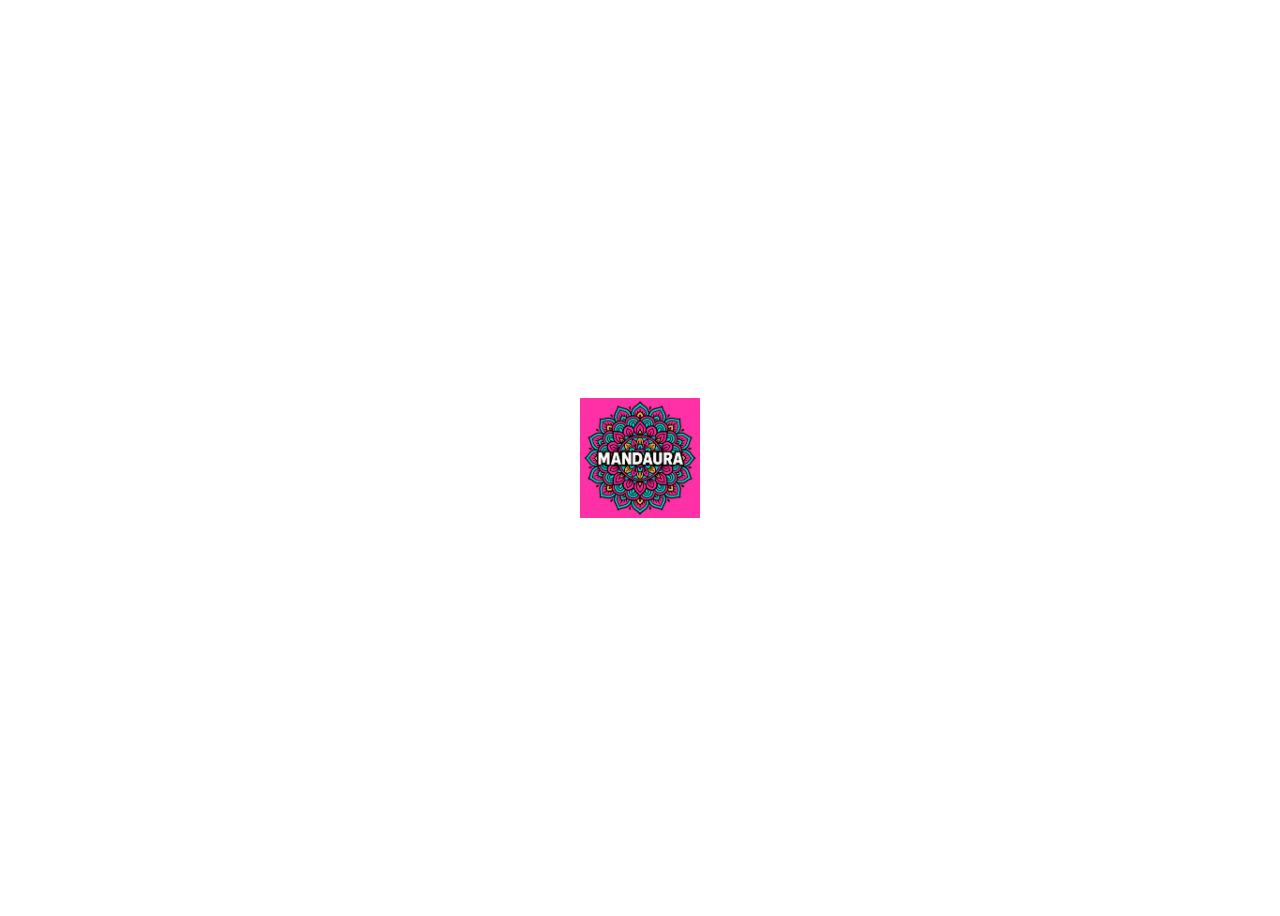
<file: index copy.html>
<!DOCTYPE html>
<html lang="pt-BR">
<head>
<meta charset="UTF-8">
<meta name="viewport" content="width=device-width, initial-scale=1.0">
<title>Logo Tooltip</title>
<style>
body {
  background-color: #fff;
  display: flex;
  justify-content: center;
  align-items: center;
  height: 100vh;
  font-family: sans-serif;
}

/* Container do logo */
.logo {
  position: relative;
  cursor: pointer;
}

/* Logo */
.logo img {
  width: 120px;
  height: 120px;
  display: block;
}

/* Tooltip */
.tooltip {
  visibility: hidden;
  opacity: 0;
  position: absolute;
  bottom: -30px; /* abaixo do logo */
  left: 50%;
  transform: translateX(-50%);
  background-color: rgba(0,0,0,0.8);
  color: #fff;
  padding: 5px 10px;
  border-radius: 6px;
  font-size: 0.85rem;
  transition: opacity 0.3s, visibility 0.3s;
  pointer-events: none; /* não atrapalha o hover */
}

/* Mostra tooltip no hover */
.logo:hover .tooltip {
  visibility: visible;
  opacity: 1;
}
</style>
</head>
<body>

<div class="logo">
  <img src="./ico/logoMandaura.jpeg" alt="Logo">
  <div class="tooltip">Dark Mode</div>
</div>

</body>
</html>
</file>
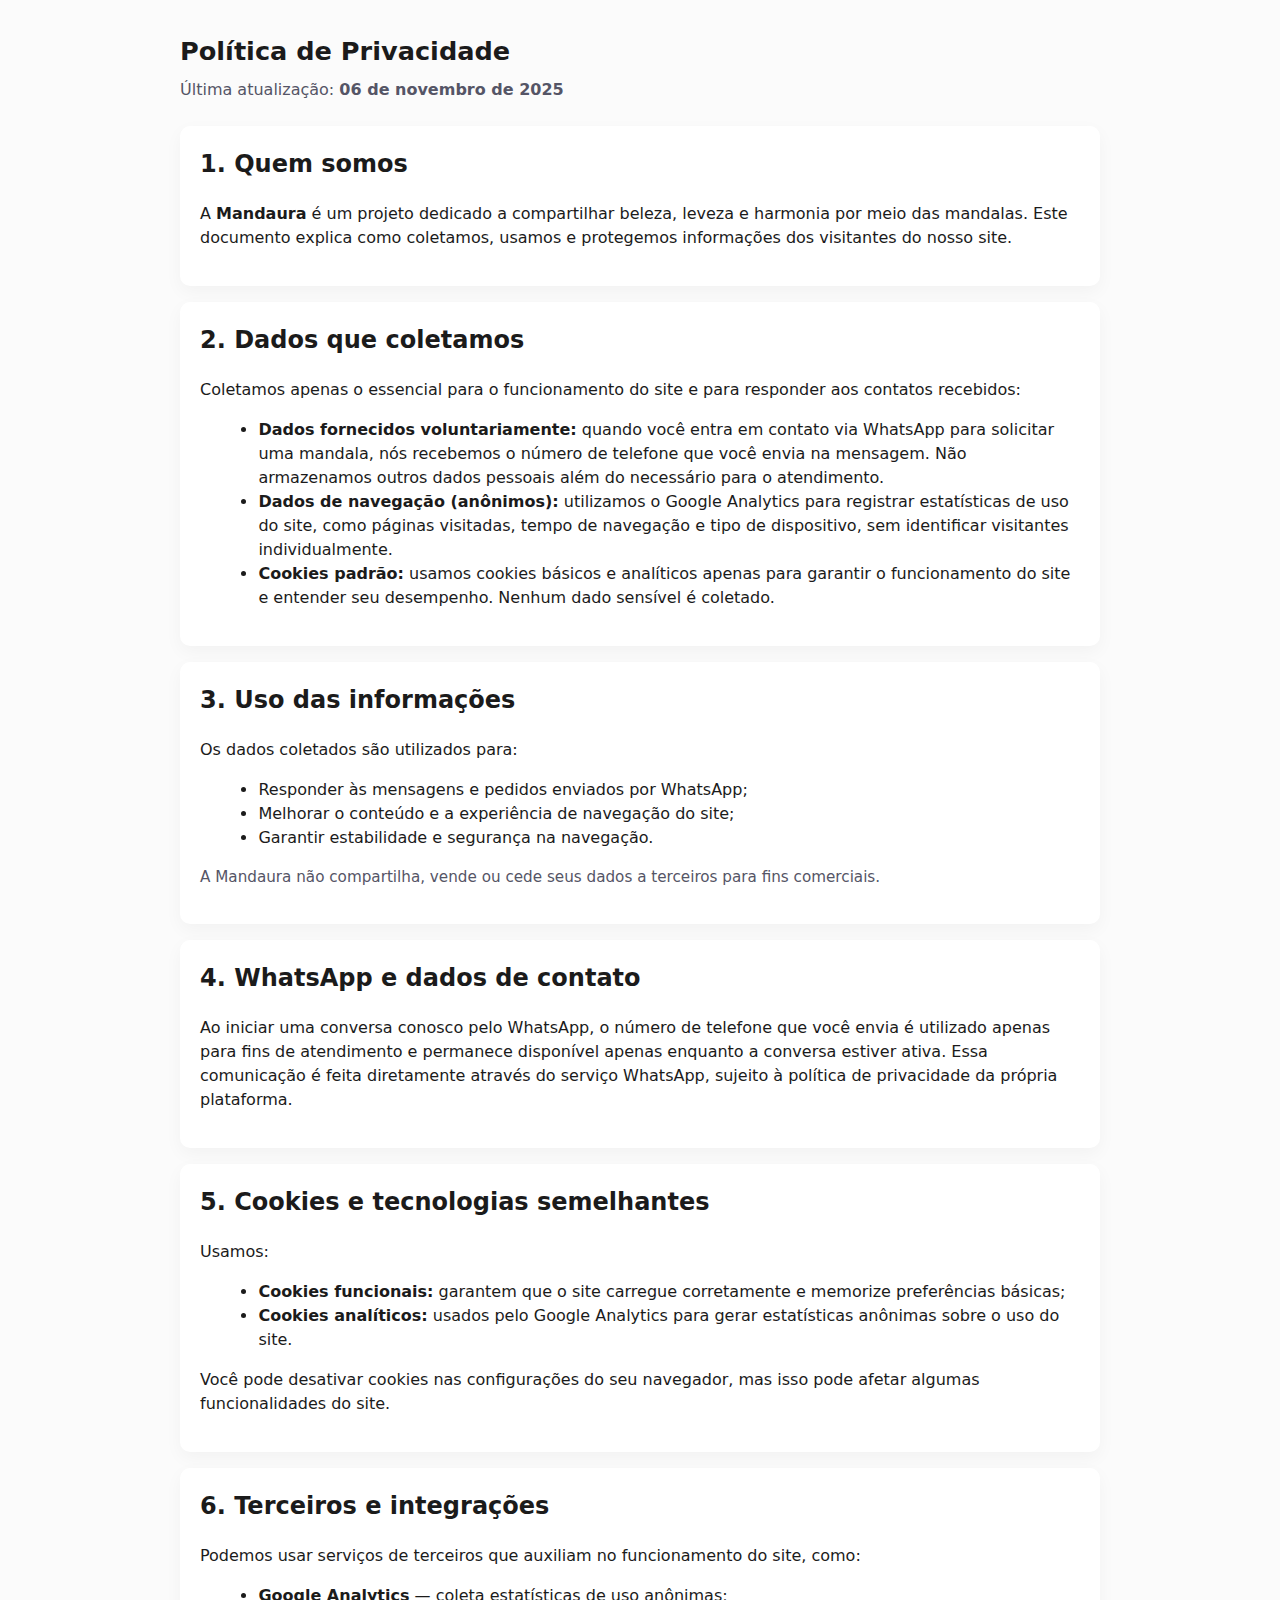
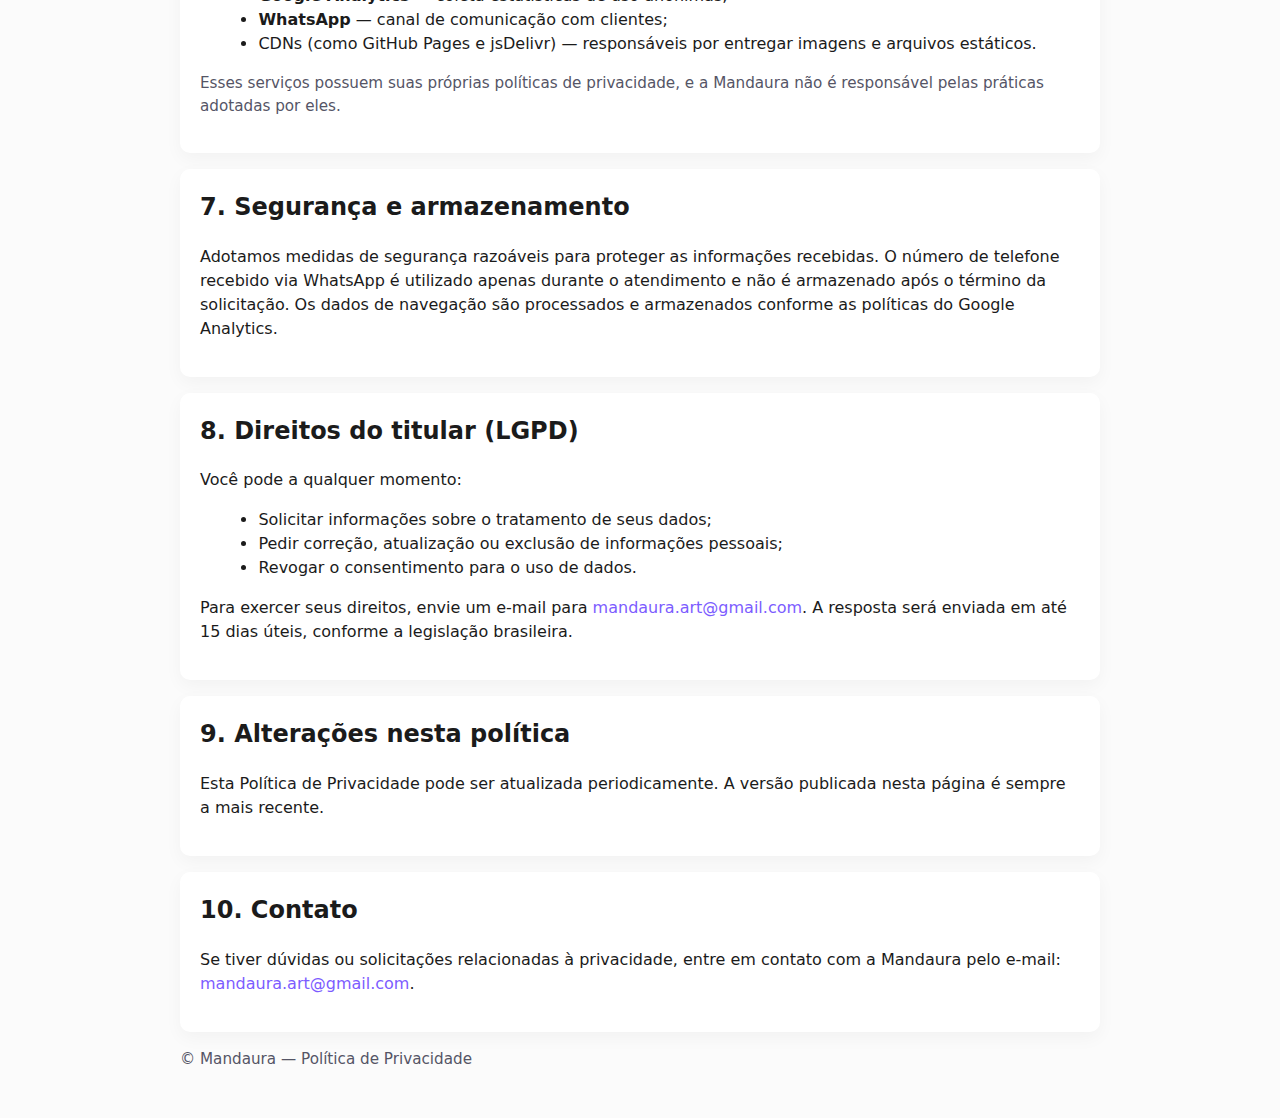
<file: politica-de-privacidade.html>
<!doctype html>
<html lang="pt-BR">
<head>
  <meta charset="utf-8" />
  <meta name="viewport" content="width=device-width,initial-scale=1" />
  <title>Política de Privacidade — Mandaura</title>
  <meta name="description" content="Política de Privacidade da Mandaura — como tratamos dados, cookies e informações de navegação." />
  <style>
    :root{
      --bg:#fbfbfb; --card:#ffffff; --text:#1b1b1b; --muted:#556; --accent:#7c5cff;
      font-family: system-ui, -apple-system, "Segoe UI", Roboto, "Helvetica Neue", Arial;
    }
    body{background:var(--bg); color:var(--text); margin:0; padding:32px; line-height:1.5;}
    .container{max-width:920px;margin:0 auto;}
    header h1{margin:0 0 8px;font-size:1.6rem;}
    header p{margin:0 0 24px;color:var(--muted);}
    section.card{background:var(--card);padding:20px;border-radius:10px;box-shadow:0 6px 18px rgba(20,20,30,0.04);margin-bottom:16px;}
    h2{margin-top:0;}
    ul{margin:8px 0 16px 1.15rem;}
    .muted{color:var(--muted);}
    footer{font-size:0.95rem;color:var(--muted);margin-top:10px;}
    a{color:var(--accent);text-decoration:none;}
    a:hover{text-decoration:underline;}
    .small{font-size:0.95rem}
  </style>
</head>
<body>
  <div class="container">
    <header>
      <h1>Política de Privacidade</h1>
      <p class="muted">Última atualização: <strong>06 de novembro de 2025</strong></p>
    </header>

    <section class="card">
      <h2>1. Quem somos</h2>
      <p>A <strong>Mandaura</strong> é um projeto dedicado a compartilhar beleza, leveza e harmonia por meio das mandalas. Este documento explica como coletamos, usamos e protegemos informações dos visitantes do nosso site.</p>
    </section>

    <section class="card">
      <h2>2. Dados que coletamos</h2>
      <p>Coletamos apenas o essencial para o funcionamento do site e para responder aos contatos recebidos:</p>
      <ul>
        <li><strong>Dados fornecidos voluntariamente:</strong> quando você entra em contato via WhatsApp para solicitar uma mandala, nós recebemos o número de telefone que você envia na mensagem. Não armazenamos outros dados pessoais além do necessário para o atendimento.</li>
        <li><strong>Dados de navegação (anônimos):</strong> utilizamos o Google Analytics para registrar estatísticas de uso do site, como páginas visitadas, tempo de navegação e tipo de dispositivo, sem identificar visitantes individualmente.</li>
        <li><strong>Cookies padrão:</strong> usamos cookies básicos e analíticos apenas para garantir o funcionamento do site e entender seu desempenho. Nenhum dado sensível é coletado.</li>
      </ul>
    </section>

    <section class="card">
      <h2>3. Uso das informações</h2>
      <p>Os dados coletados são utilizados para:</p>
      <ul>
        <li>Responder às mensagens e pedidos enviados por WhatsApp;</li>
        <li>Melhorar o conteúdo e a experiência de navegação do site;</li>
        <li>Garantir estabilidade e segurança na navegação.</li>
      </ul>
      <p class="muted small">A Mandaura não compartilha, vende ou cede seus dados a terceiros para fins comerciais.</p>
    </section>

    <section class="card">
      <h2>4. WhatsApp e dados de contato</h2>
      <p>Ao iniciar uma conversa conosco pelo WhatsApp, o número de telefone que você envia é utilizado apenas para fins de atendimento e permanece disponível apenas enquanto a conversa estiver ativa. Essa comunicação é feita diretamente através do serviço WhatsApp, sujeito à política de privacidade da própria plataforma.</p>
    </section>

    <section class="card">
      <h2>5. Cookies e tecnologias semelhantes</h2>
      <p>Usamos:</p>
      <ul>
        <li><strong>Cookies funcionais:</strong> garantem que o site carregue corretamente e memorize preferências básicas;</li>
        <li><strong>Cookies analíticos:</strong> usados pelo Google Analytics para gerar estatísticas anônimas sobre o uso do site.</li>
      </ul>
      <p>Você pode desativar cookies nas configurações do seu navegador, mas isso pode afetar algumas funcionalidades do site.</p>
    </section>

    <section class="card">
      <h2>6. Terceiros e integrações</h2>
      <p>Podemos usar serviços de terceiros que auxiliam no funcionamento do site, como:</p>
      <ul>
        <li><strong>Google Analytics</strong> — coleta estatísticas de uso anônimas;</li>
        <li><strong>WhatsApp</strong> — canal de comunicação com clientes;</li>
        <li>CDNs (como GitHub Pages e jsDelivr) — responsáveis por entregar imagens e arquivos estáticos.</li>
      </ul>
      <p class="muted small">Esses serviços possuem suas próprias políticas de privacidade, e a Mandaura não é responsável pelas práticas adotadas por eles.</p>
    </section>

    <section class="card">
      <h2>7. Segurança e armazenamento</h2>
      <p>Adotamos medidas de segurança razoáveis para proteger as informações recebidas. O número de telefone recebido via WhatsApp é utilizado apenas durante o atendimento e não é armazenado após o término da solicitação. Os dados de navegação são processados e armazenados conforme as políticas do Google Analytics.</p>
    </section>

    <section class="card">
      <h2>8. Direitos do titular (LGPD)</h2>
      <p>Você pode a qualquer momento:</p>
      <ul>
        <li>Solicitar informações sobre o tratamento de seus dados;</li>
        <li>Pedir correção, atualização ou exclusão de informações pessoais;</li>
        <li>Revogar o consentimento para o uso de dados.</li>
      </ul>
      <p>Para exercer seus direitos, envie um e-mail para <a href="mailto:mandaura.art@gmail.com">mandaura.art@gmail.com</a>. A resposta será enviada em até 15 dias úteis, conforme a legislação brasileira.</p>
    </section>

    <section class="card">
      <h2>9. Alterações nesta política</h2>
      <p>Esta Política de Privacidade pode ser atualizada periodicamente. A versão publicada nesta página é sempre a mais recente.</p>
    </section>

    <section class="card">
      <h2>10. Contato</h2>
      <p>Se tiver dúvidas ou solicitações relacionadas à privacidade, entre em contato com a Mandaura pelo e-mail: <a href="mailto:mandaura.art@gmail.com">mandaura.art@gmail.com</a>.</p>
    </section>

    <footer class="small muted">
      <p>© Mandaura — Política de Privacidade</p>
    </footer>
  </div>
</body>
</html>
</file>
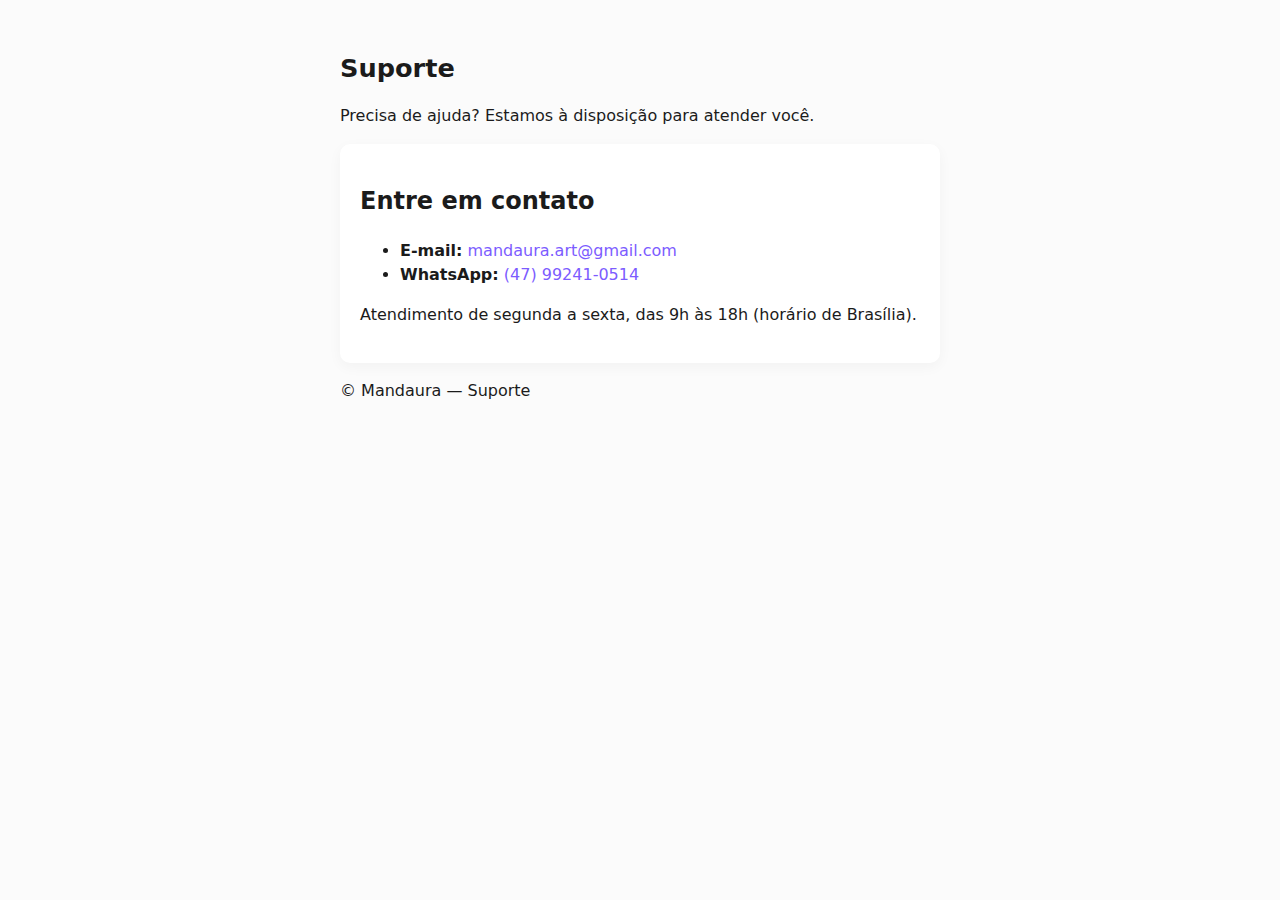
<file: suporte.html>
<!doctype html>
<html lang="pt-BR">
<head>
  <meta charset="utf-8">
  <meta name="viewport" content="width=device-width, initial-scale=1">
  <title>Suporte — Mandaura</title>
  <meta name="description" content="Entre em contato com o suporte da Mandaura por e-mail ou WhatsApp.">
  <style>
    body{font-family:system-ui, -apple-system, "Segoe UI", Roboto;line-height:1.5;background:#fbfbfb;color:#1b1b1b;margin:0;padding:32px;}
    .container{max-width:600px;margin:0 auto;}
    h1{font-size:1.6rem;margin-bottom:16px;}
    section{background:#fff;border-radius:10px;padding:20px;margin-bottom:16px;box-shadow:0 4px 14px rgba(0,0,0,0.04);}
    a{color:#7c5cff;text-decoration:none;}
    a:hover{text-decoration:underline;}
  </style>
</head>
<body>
  <div class="container">
    <h1>Suporte</h1>
    <p>Precisa de ajuda? Estamos à disposição para atender você.</p>

    <section>
      <h2>Entre em contato</h2>
      <ul>
        <li><strong>E-mail:</strong> <a href="mailto:mandaura.art@gmail.com">mandaura.art@gmail.com</a></li>
        <li><strong>WhatsApp:</strong> <a href="https://wa.me/5547984694079" target="_blank">(47) 99241-0514</a></li>
      </ul>
      <p>Atendimento de segunda a sexta, das 9h às 18h (horário de Brasília).</p>
    </section>

    <footer>
      <p>© Mandaura — Suporte</p>
    </footer>
  </div>
</body>
</html
</file>
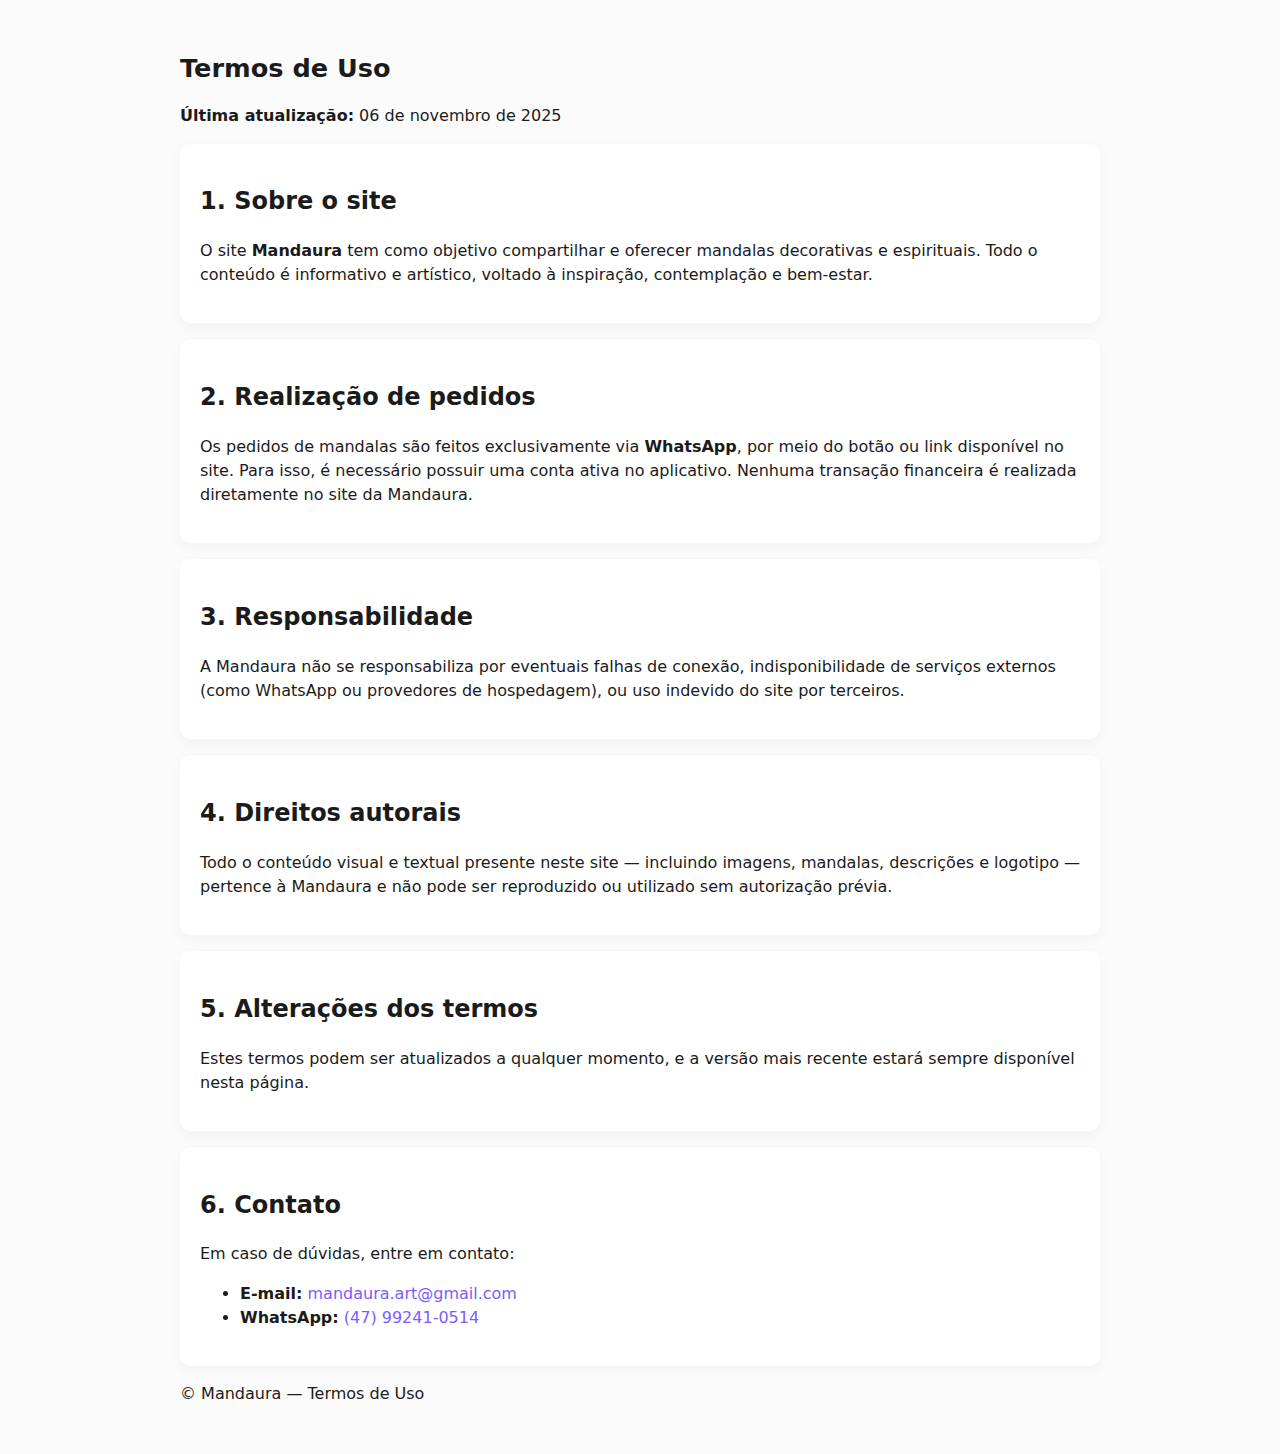
<file: termos-de-uso.html>
<!doctype html>
<html lang="pt-BR">
<head>
  <meta charset="utf-8">
  <meta name="viewport" content="width=device-width, initial-scale=1">
  <title>Termos de Uso — Mandaura</title>
  <meta name="description" content="Termos de Uso do site Mandaura. Saiba como funciona o acesso, pedidos e comunicação.">
  <style>
    body{font-family:system-ui, -apple-system, "Segoe UI", Roboto;line-height:1.5;background:#fbfbfb;color:#1b1b1b;margin:0;padding:32px;}
    .container{max-width:920px;margin:0 auto;}
    h1{font-size:1.6rem;margin-bottom:16px;}
    section{background:#fff;border-radius:10px;padding:20px;margin-bottom:16px;box-shadow:0 4px 14px rgba(0,0,0,0.04);}
    a{color:#7c5cff;text-decoration:none;}
    a:hover{text-decoration:underline;}
  </style>
</head>
<body>
  <div class="container">
    <h1>Termos de Uso</h1>
    <p><strong>Última atualização:</strong> 06 de novembro de 2025</p>

    <section>
      <h2>1. Sobre o site</h2>
      <p>O site <strong>Mandaura</strong> tem como objetivo compartilhar e oferecer mandalas decorativas e espirituais. Todo o conteúdo é informativo e artístico, voltado à inspiração, contemplação e bem-estar.</p>
    </section>

    <section>
      <h2>2. Realização de pedidos</h2>
      <p>Os pedidos de mandalas são feitos exclusivamente via <strong>WhatsApp</strong>, por meio do botão ou link disponível no site. Para isso, é necessário possuir uma conta ativa no aplicativo. Nenhuma transação financeira é realizada diretamente no site da Mandaura.</p>
    </section>

    <section>
      <h2>3. Responsabilidade</h2>
      <p>A Mandaura não se responsabiliza por eventuais falhas de conexão, indisponibilidade de serviços externos (como WhatsApp ou provedores de hospedagem), ou uso indevido do site por terceiros.</p>
    </section>

    <section>
      <h2>4. Direitos autorais</h2>
      <p>Todo o conteúdo visual e textual presente neste site — incluindo imagens, mandalas, descrições e logotipo — pertence à Mandaura e não pode ser reproduzido ou utilizado sem autorização prévia.</p>
    </section>

    <section>
      <h2>5. Alterações dos termos</h2>
      <p>Estes termos podem ser atualizados a qualquer momento, e a versão mais recente estará sempre disponível nesta página.</p>
    </section>

    <section>
      <h2>6. Contato</h2>
      <p>Em caso de dúvidas, entre em contato:</p>
      <ul>
        <li><strong>E-mail:</strong> <a href="mailto:mandaura.art@gmail.com">mandaura.art@gmail.com</a></li>
        <li><strong>WhatsApp:</strong> <a href="https://wa.me/5547992410514" target="_blank">(47) 99241-0514</a></li>
      </ul>
    </section>

    <footer>
      <p>© Mandaura — Termos de Uso</p>
    </footer>
  </div>
</body>
</html>
</file>
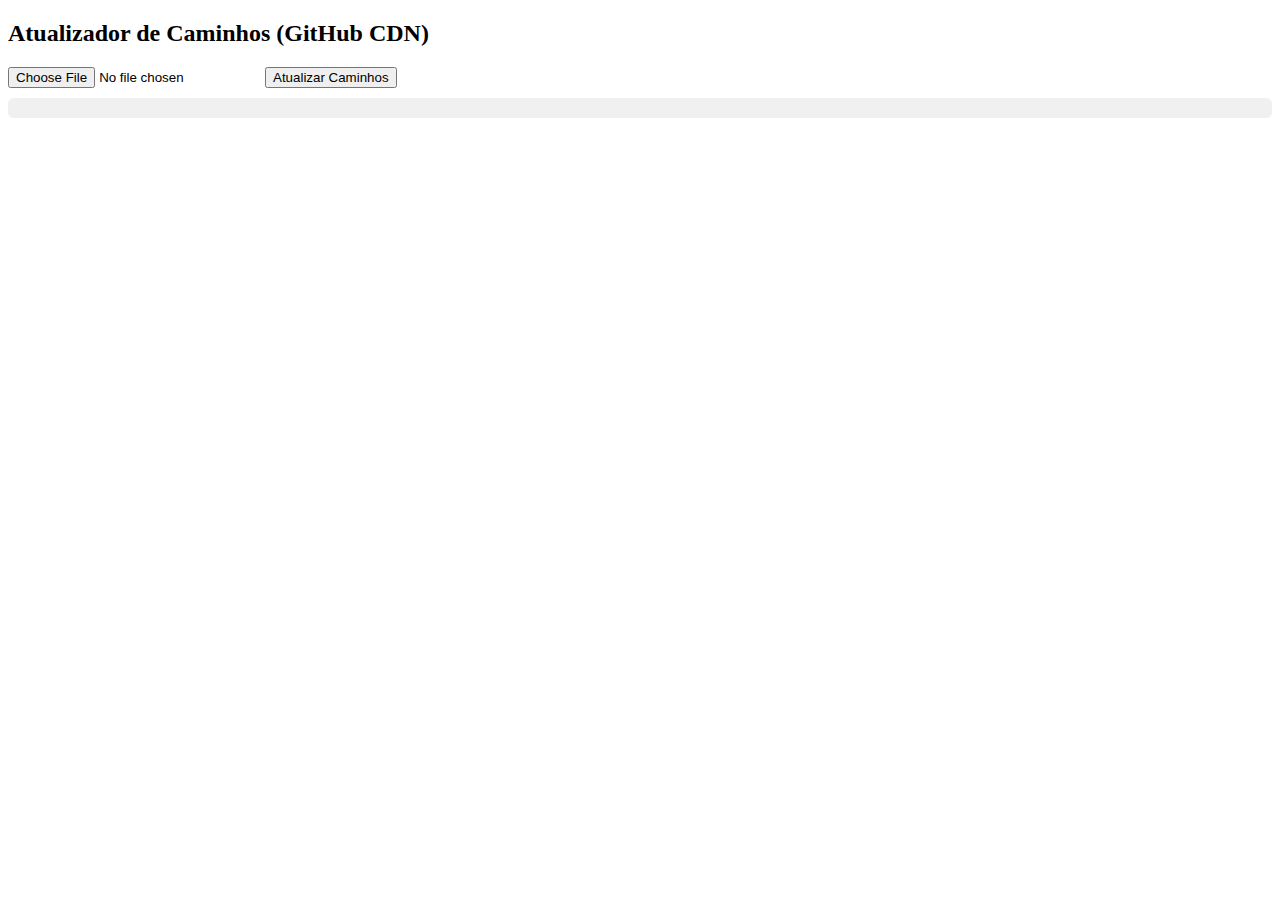
<file: produtos/conversor.html>
<!DOCTYPE html>
<html lang="pt-BR">
<head>
  <meta charset="UTF-8">
  <title>Atualizar Caminhos JSON</title>
</head>
<body>
  <h2>Atualizador de Caminhos (GitHub CDN)</h2>
  <input type="file" id="inputJson" accept=".json">
  <button id="btnProcessar">Atualizar Caminhos</button>

  <pre id="saida" style="white-space: pre-wrap; background: #f0f0f0; padding: 10px; border-radius: 6px; margin-top: 10px;"></pre>

  <script>
    const baseURL = "https://cdn.jsdelivr.net/gh/PatrickMaiak/mandaura-media@main/";

    document.getElementById("btnProcessar").addEventListener("click", () => {
      const fileInput = document.getElementById("inputJson");
      if (!fileInput.files.length) {
        alert("Selecione o arquivo JSON primeiro!");
        return;
      }

      const file = fileInput.files[0];
      const reader = new FileReader();

      reader.onload = (e) => {
        try {
          const produtos = JSON.parse(e.target.result);

          const produtosAtualizados = produtos.map((produto) => {
            if (produto.imagens && Array.isArray(produto.imagens)) {
              produto.imagens = produto.imagens.map((img) =>
                baseURL + encodeURI(img.replace(/\\/g, "/"))
              );
            }

            if (produto.video) {
              produto.video = baseURL + encodeURI(produto.video.replace(/\\/g, "/"));
            }

            return produto;
          });

          const novoJson = JSON.stringify(produtosAtualizados, null, 2);

          // Mostra na tela
          document.getElementById("saida").textContent = novoJson;

          // Cria link pra download
          const blob = new Blob([novoJson], { type: "application/json" });
          const link = document.createElement("a");
          link.href = URL.createObjectURL(blob);
          link.download = "produtos_atualizado.json";
          link.textContent = "⬇️ Baixar JSON Atualizado";
          link.style.display = "block";
          link.style.marginTop = "10px";
          document.body.appendChild(link);

        } catch (err) {
          alert("Erro ao ler o JSON: " + err.message);
        }
      };

      reader.readAsText(file);
    });
  </script>
</body>
</html>
</file>
